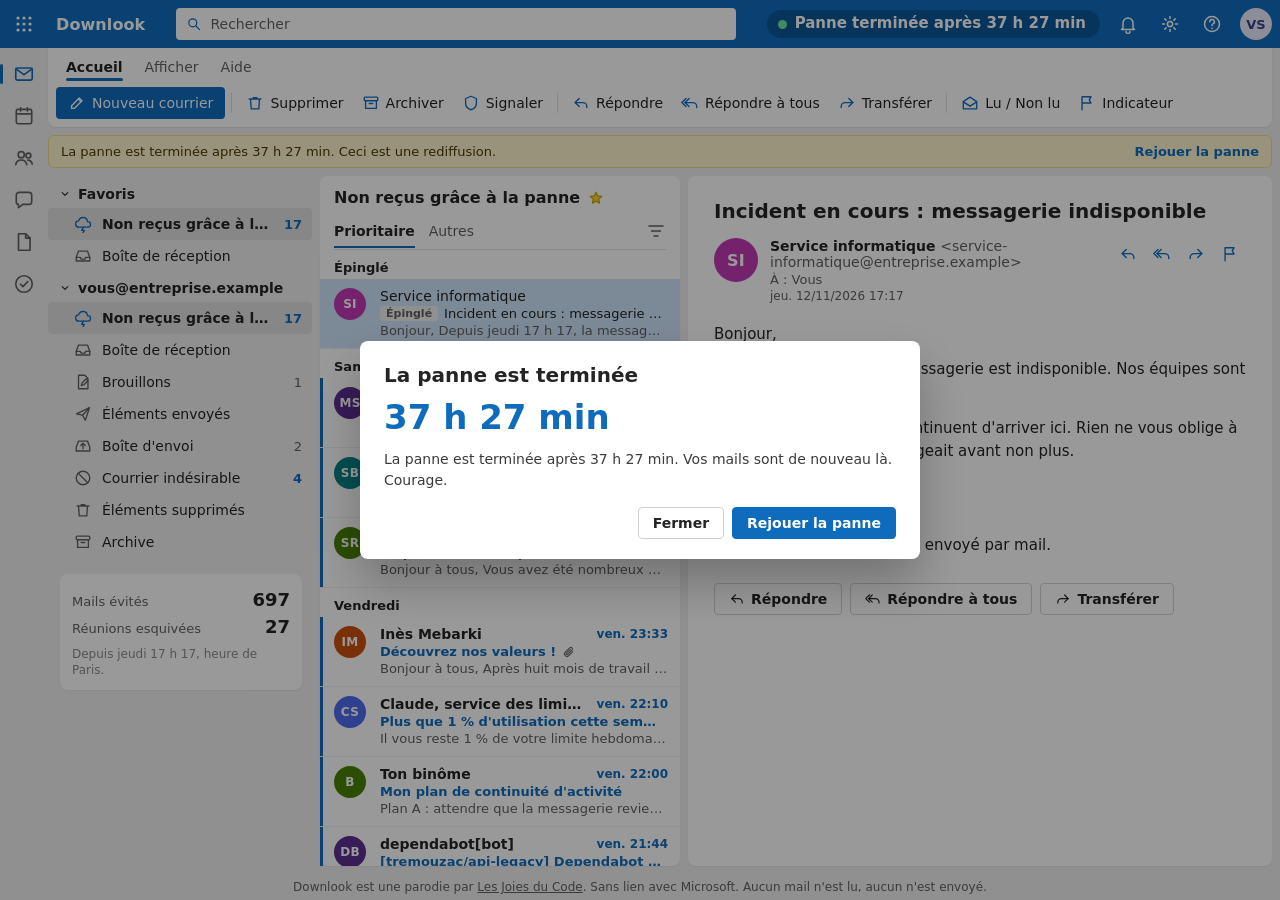
<file: index.html>
<!doctype html>
<html lang="fr">
<head>
<meta charset="utf-8">
<meta name="viewport" content="width=device-width, initial-scale=1, viewport-fit=cover">
<title>Courrier - Downlook</title>
<meta name="description" content="Depuis jeudi 17 h 17, la messagerie est en panne. Downlook rassemble tous les mails que vous n'avez pas reçus. Ils continuent d'arriver. Enfin, de ne pas arriver. Une parodie des Joies du Code.">
<meta name="theme-color" content="#0f6cbd">
<link rel="icon" href="favicon.svg" type="image/svg+xml">
<link rel="icon" href="favicon-32.png" sizes="32x32" type="image/png">
<link rel="apple-touch-icon" href="apple-touch-icon.png">
<link rel="canonical" href="https://lesjoiesducode.github.io/downlook/">
<meta property="og:type" content="website">
<meta property="og:site_name" content="Les Joies du Code">
<meta property="og:locale" content="fr_FR">
<meta property="og:url" content="https://lesjoiesducode.github.io/downlook/">
<meta property="og:title" content="Downlook : tous les mails que la panne vous a épargnés">
<meta property="og:description" content="Le petit point rapide, la MEP du vendredi, le &quot;ça marche pas&quot;. Ils ne sont jamais arrivés. Ils continuent de ne pas arriver.">
<meta property="og:image" content="https://lesjoiesducode.github.io/downlook/og-image.jpg">
<meta property="og:image:type" content="image/jpeg">
<meta property="og:image:width" content="1200">
<meta property="og:image:height" content="675">
<meta property="og:image:alt" content="Downlook, une parodie de webmail par Les Joies du Code">
<meta name="twitter:card" content="summary_large_image">
<meta name="twitter:title" content="Downlook : tous les mails que la panne vous a épargnés">
<meta name="twitter:description" content="Le petit point rapide, la MEP du vendredi, le &quot;ça marche pas&quot;. Ils ne sont jamais arrivés. Ils continuent de ne pas arriver.">
<meta name="twitter:image" content="https://lesjoiesducode.github.io/downlook/og-image.jpg">
<meta name="twitter:image:alt" content="Downlook, une parodie de webmail par Les Joies du Code">
<link rel="stylesheet" href="css/style.css?v=8">
</head>
<body>
<header class="topbar">
  <button class="menu-btn" id="menuBtn" aria-label="Dossiers"><i data-i="menu"></i></button>
  <button class="waffle" data-toast="apps" aria-label="Applications"><i data-i="dots"></i></button>
  <div class="brandname">Downlook</div>
  <button class="search" data-toast="search"><i data-i="search"></i><span>Rechercher</span></button>
  <div class="top-right">
    <div class="outage" id="outage" title="Durée de la panne"><span class="dot"></span><span class="o-txt"><span id="outageText">Panne en cours</span><span class="o-note" id="outageNote" hidden></span></span></div>
    <button class="tb-ico" data-toast="bell" aria-label="Notifications"><i data-i="bell"></i></button>
    <button class="tb-ico" data-toast="settings" aria-label="Paramètres"><i data-i="gear"></i></button>
    <button class="tb-ico" data-toast="help" aria-label="Aide"><i data-i="help"></i></button>
    <div class="me" aria-hidden="true">VS</div>
  </div>
</header>

<div class="shell">
  <nav class="rail" aria-label="Applications">
    <button class="on" aria-label="Courrier"><i data-i="mail"></i></button>
    <button data-toast="calendar" aria-label="Calendrier"><i data-i="calendar"></i></button>
    <button data-toast="people" aria-label="Contacts"><i data-i="people"></i></button>
    <button data-toast="chat" aria-label="Messagerie instantanée"><i data-i="chat"></i></button>
    <button data-toast="files" aria-label="Fichiers"><i data-i="file"></i></button>
    <button data-toast="todo" aria-label="Tâches"><i data-i="check"></i></button>
  </nav>

  <div class="main">
    <div class="ribbon">
      <div class="tabs">
        <button class="on">Accueil</button>
        <button data-toast="view">Afficher</button>
        <button data-toast="help">Aide</button>
      </div>
      <div class="cmds">
        <button class="cmd primary" data-act="new"><i data-i="compose"></i>Nouveau courrier</button>
        <span class="sep"></span>
        <button class="cmd" data-act="delete"><i data-i="trash"></i>Supprimer</button>
        <button class="cmd" data-act="archive"><i data-i="archive"></i>Archiver</button>
        <button class="cmd" data-act="report"><i data-i="shield"></i>Signaler</button>
        <span class="sep"></span>
        <button class="cmd" data-act="reply"><i data-i="reply"></i>Répondre</button>
        <button class="cmd" data-act="replyall"><i data-i="replyall"></i>Répondre à tous</button>
        <button class="cmd" data-act="forward"><i data-i="forward"></i>Transférer</button>
        <span class="sep"></span>
        <button class="cmd" data-act="read"><i data-i="envopen"></i>Lu / Non lu</button>
        <button class="cmd" data-act="flag"><i data-i="flag"></i>Indicateur</button>
      </div>
    </div>

    <div class="info-bar" id="infoBar"><span id="infoText"></span><button id="infoReplay">Rejouer la panne</button></div>

    <div class="panes">
      <aside class="folders" id="folders">
        <div class="f-head"><i data-i="chev"></i>Favoris</div>
        <div id="favs"></div>
        <div class="f-head"><i data-i="chev"></i>vous@entreprise.example</div>
        <div id="flist"></div>
        <div class="stats">
          <div class="row"><span>Mails évités</span><b id="statMails">0</b></div>
          <div class="row"><span>Réunions esquivées</span><b id="statMeet">0</b></div>
          <div class="hint">Depuis jeudi 17 h 17, heure de Paris.</div>
        </div>
        <div class="mob-foot">Downlook est une parodie par <a href="https://lesjoiesducode.fr/?utm_source=downlook&amp;utm_medium=parodie&amp;utm_campaign=panne-outlook" target="_blank" rel="noopener">Les Joies du Code</a>. Aucun mail n'est lu ni envoyé.</div>
      </aside>

      <section class="list" aria-label="Liste des messages">
        <div class="l-head">
          <div class="l-title"><span id="listTitle">Non reçus grâce à la panne</span><i data-i="star"></i></div>
          <div class="l-tabs">
            <button class="on" id="tabFocus">Prioritaire</button>
            <button id="tabOther">Autres</button>
            <button class="filter" data-toast="filter" aria-label="Filtrer"><i data-i="filter"></i></button>
          </div>
        </div>
        <div class="l-stats" id="lStats"></div>
        <div class="items" id="items"></div>
      </section>

      <section class="read" id="read" aria-label="Volet de lecture"></section>
    </div>
  </div>
</div>

<footer class="footer">Downlook est une parodie par <a href="https://lesjoiesducode.fr/?utm_source=downlook&amp;utm_medium=parodie&amp;utm_campaign=panne-outlook" target="_blank" rel="noopener">Les Joies du Code</a>. Sans lien avec Microsoft. Aucun mail n'est lu, aucun n'est envoyé.</footer>

<div class="compose" id="compose" role="dialog" aria-label="Rédaction d'un message">
  <div class="cmp-head"><span id="cmpTitle">Nouveau message</span><button id="cmpClose" aria-label="Fermer"><i data-i="decline"></i></button></div>
  <div class="cmp-bar"><button class="btn primary" id="cmpSend"><i data-i="send"></i>Envoyer</button><button class="btn" id="cmpDiscard"><i data-i="trash"></i>Ignorer</button></div>
  <div class="cmp-line"><span>À</span><div class="cmp-field" id="cmpTo" contenteditable="plaintext-only" role="textbox" aria-label="À" spellcheck="false" autocapitalize="off"></div></div>
  <div class="cmp-line"><span>Objet</span><div class="cmp-field" id="cmpSubject" contenteditable="plaintext-only" role="textbox" aria-label="Objet"></div></div>
  <div class="cmp-body" id="cmpBody" contenteditable="true" role="textbox" aria-multiline="true" aria-label="Corps du message"></div>
</div>
<button class="fab" data-act="new" aria-label="Nouveau courrier"><i data-i="compose"></i>Nouveau courrier</button>
<div class="scrim" id="scrim"></div>
<div class="toasts" id="toasts" aria-live="polite"></div>

<div class="modal" id="endModal" role="dialog" aria-modal="true" aria-labelledby="endTitle">
  <div class="dialog">
    <h2 id="endTitle">La panne est terminée</h2>
    <div class="end-big" id="endDur"></div>
    <p>La panne est terminée après <span id="endDur2"></span>. Vos mails sont de nouveau là. Courage.</p>
    <div class="acts">
      <button class="btn" id="endClose">Fermer</button>
      <button class="btn primary" id="endReplay">Rejouer la panne</button>
    </div>
  </div>
</div>

<div class="modal" id="capModal" role="dialog" aria-modal="true" aria-labelledby="fwdSubject">
  <div class="dialog cap">
    <div class="fwd-head"><i data-i="forward"></i><h2 id="fwdSubject">TR:</h2><button class="x" id="capClose" aria-label="Fermer"><i data-i="decline"></i></button></div>
    <div class="fwd-line"><span>De</span>Vous</div>
    <div class="fwd-line"><span>À</span>Un collègue qui ne l'a pas reçu non plus</div>
    <img id="capImg" alt="Aperçu du mail transféré">
    <div class="acts">
      <button class="btn" id="capCopy" hidden><i data-i="image"></i>Copier l'image</button>
      <a class="btn" id="capDl" download="downlook.png" href="#"><i data-i="download"></i>Télécharger</a>
      <button class="btn" id="capShare" hidden><i data-i="share"></i>Partager</button>
      <a class="btn" id="fwdLinkedin" href="#" target="_blank" rel="noopener">LinkedIn</a>
      <a class="btn" id="fwdX" href="#" target="_blank" rel="noopener">X</a>
      <button class="btn primary" id="fwdLink" hidden><i data-i="link"></i>Copier le lien</button>
    </div>
  </div>
</div>

<script src="js/mails-special.js?v=8"></script>
<script src="js/mails-extra.js?v=2"></script>
<script src="js/app.js?v=10"></script>
<!-- Cloudflare Web Analytics --><script type='module' src='https://static.cloudflareinsights.com/beacon.min.js' data-cf-beacon='{"token": "f3c1c09305124aa38edf57edc2dbdf3a"}'></script><!-- End Cloudflare Web Analytics -->
</body>
</html>
</file>
<file: css/style.css>
/* Downlook : faux webmail parodique. Icônes et visuels maison, aucun asset Microsoft. */
:root {
  --brand: #0f6cbd;
  --brand-dark: #115ea3;
  --brand-light: #ebf3fc;
  --sel: #cfe4fa;
  --bg: #f0f0f0;
  --pane: #ffffff;
  --text: #242424;
  --muted: #616161;
  --faint: #8a8a8a;
  --line: #e0e0e0;
  --hover: #f5f5f5;
  --red: #c50f1f;
  --gold: #a76a00;
  --gold-bg: #fff4ce;
  --font: "Segoe UI", "Segoe UI Web (West European)", system-ui, -apple-system, BlinkMacSystemFont, Roboto, "Helvetica Neue", Arial, sans-serif;
}
* { box-sizing: border-box; }
html, body { height: 100%; margin: 0; }
body {
  font-family: var(--font); font-size: 14px; color: var(--text); background: var(--bg);
  overflow: hidden; -webkit-font-smoothing: antialiased; -webkit-tap-highlight-color: transparent;
}
button { font: inherit; color: inherit; background: none; border: 0; cursor: pointer; padding: 0; }
a { color: var(--brand); }
svg { display: block; flex: none; }
.ico { width: 20px; height: 20px; fill: none; stroke: currentColor; stroke-width: 1.5; stroke-linecap: round; stroke-linejoin: round; }

/* ---------- Barre du haut ---------- */
.topbar {
  height: 48px; background: var(--brand); color: #fff; display: flex; align-items: center;
  padding: 0 8px 0 0; gap: 8px; position: relative; z-index: 5;
}
.topbar .waffle { width: 48px; height: 48px; display: grid; place-items: center; }
.topbar .waffle:hover, .topbar .tb-ico:hover { background: var(--brand-dark); }
.brandname { font-size: 16px; font-weight: 600; letter-spacing: .1px; padding-right: 12px; white-space: nowrap; }
.menu-btn { display: none; width: 44px; height: 48px; place-items: center; }
.search {
  flex: 1; max-width: 560px; margin: 0 auto; height: 32px; border-radius: 4px; background: #fff;
  color: var(--muted); display: flex; align-items: center; gap: 8px; padding: 0 10px; text-align: left;
}
.search .ico { width: 16px; height: 16px; color: var(--brand); }
.top-right { display: flex; align-items: center; gap: 2px; margin-left: auto; }
.outage {
  display: flex; align-items: center; gap: 8px; background: rgba(0,0,0,.2); border-radius: 16px;
  padding: 5px 14px 5px 11px; font-size: 15px; font-weight: 600; white-space: nowrap; margin-right: 6px; font-variant-numeric: tabular-nums;
}
.outage .dot { width: 9px; height: 9px; border-radius: 50%; background: #ff6b6b; box-shadow: 0 0 0 0 rgba(255,107,107,.7); animation: pulse 2s infinite; }
.outage .sm { display: none; }
.outage .o-txt { display: flex; flex-direction: column; line-height: 1.15; }
.outage .o-note { font-size: 11.5px; font-weight: 400; color: rgba(255,255,255,.82); letter-spacing: .1px; }
.outage.has-note { padding-top: 4px; padding-bottom: 4px; border-radius: 12px; }
.outage.ended .dot { background: #6ee7a0; animation: none; }
@keyframes pulse { 0% { box-shadow: 0 0 0 0 rgba(255,107,107,.7); } 70% { box-shadow: 0 0 0 7px rgba(255,107,107,0); } 100% { box-shadow: 0 0 0 0 rgba(255,107,107,0); } }
.tb-ico { width: 40px; height: 48px; display: grid; place-items: center; }
.me {
  width: 32px; height: 32px; border-radius: 50%; background: #e8ebfa; color: #3d3d8f; font-weight: 600;
  font-size: 13px; display: grid; place-items: center; margin-left: 6px;
}

/* ---------- Corps ---------- */
.shell { display: flex; height: calc(100% - 48px - 26px); }
.rail { width: 48px; display: flex; flex-direction: column; align-items: center; padding-top: 6px; gap: 2px; }
.rail button { width: 40px; height: 40px; border-radius: 6px; display: grid; place-items: center; color: var(--muted); position: relative; }
.rail button:hover { background: #e6e6e6; }
.rail button.on { color: var(--brand); }
.rail button.on::before { content: ""; position: absolute; left: -4px; top: 10px; bottom: 10px; width: 3px; border-radius: 2px; background: var(--brand); }
.rail .ico { width: 22px; height: 22px; }
.main { flex: 1; display: flex; flex-direction: column; min-width: 0; padding: 0 8px 8px 0; }

/* Ruban */
.ribbon { background: var(--pane); border-radius: 0 0 8px 8px; box-shadow: 0 1px 2px rgba(0,0,0,.08); margin-bottom: 8px; }
.tabs { display: flex; gap: 2px; padding: 4px 8px 0; }
.tabs button { padding: 7px 10px 8px; font-size: 14px; color: var(--muted); position: relative; border-radius: 4px; }
.tabs button.on { color: var(--text); font-weight: 600; }
.tabs button.on::after { content: ""; position: absolute; left: 10px; right: 10px; bottom: 2px; height: 3px; border-radius: 2px; background: var(--brand); }
.tabs button:hover { background: var(--hover); }
.cmds { display: flex; align-items: center; gap: 2px; padding: 4px 8px 8px; overflow: hidden; }
.cmd { display: flex; align-items: center; gap: 6px; height: 32px; padding: 0 8px; border-radius: 4px; white-space: nowrap; }
.cmd:hover { background: var(--hover); }
.cmd .ico { width: 18px; height: 18px; color: var(--brand); }
.cmd.primary { background: var(--brand); color: #fff; padding: 0 12px; }
.cmd.primary .ico { color: #fff; }
.cmd.primary:hover { background: var(--brand-dark); }
.cmd.accent { color: var(--brand); font-weight: 600; border: 1px solid #b4d6fa; }
.sep { width: 1px; height: 20px; background: var(--line); margin: 0 4px; flex: none; }

.info-bar {
  display: none; background: #fff4ce; border: 1px solid #f2d68b; color: #4d3800; border-radius: 6px;
  padding: 8px 12px; margin-bottom: 8px; font-size: 13px; align-items: center; gap: 10px;
}
.info-bar.show { display: flex; }
.info-bar button { color: var(--brand); font-weight: 600; margin-left: auto; }

.panes { flex: 1; display: flex; gap: 8px; min-height: 0; }

/* Volet des dossiers */
.folders { width: 264px; flex: none; overflow-y: auto; padding: 2px 0 8px; }
.f-head { display: flex; align-items: center; gap: 6px; padding: 8px 10px 6px; font-weight: 600; font-size: 14px; }
.f-head .ico { width: 14px; height: 14px; }
.folder {
  width: 100%; display: flex; align-items: center; gap: 10px; padding: 0 10px 0 26px; height: 32px;
  border-radius: 4px; text-align: left; font-size: 14px;
}
.folder .ico { width: 18px; height: 18px; color: var(--muted); }
.folder:hover { background: #e6e6e6; }
.folder.on { background: #e1e1e1; font-weight: 600; }
.folder.on .ico { color: var(--brand); }
.folder .name { flex: 1; overflow: hidden; text-overflow: ellipsis; white-space: nowrap; }
.folder .count { color: var(--brand); font-weight: 600; font-size: 13px; }
.folder .count.grey { color: var(--muted); font-weight: 400; }
.stats { margin: 16px 10px 0 12px; padding: 12px; background: var(--pane); border-radius: 8px; box-shadow: 0 1px 2px rgba(0,0,0,.06); }
.stats .row { display: flex; justify-content: space-between; align-items: baseline; padding: 3px 0; font-size: 13px; color: var(--muted); }
.stats .row b { font-size: 18px; color: var(--text); font-variant-numeric: tabular-nums; }
.stats .hint { font-size: 12px; color: var(--faint); margin-top: 6px; line-height: 1.35; }

/* Liste des messages */
.list { width: 360px; flex: none; background: var(--pane); border-radius: 8px; display: flex; flex-direction: column; min-height: 0; box-shadow: 0 1px 2px rgba(0,0,0,.06); }
.l-head { padding: 12px 14px 0; }
.l-title { display: flex; align-items: center; gap: 8px; font-size: 16px; font-weight: 600; }
.l-title .ico { width: 16px; height: 16px; color: #c9a100; fill: #ffd335; stroke: #c9a100; }
.l-tabs { display: flex; align-items: center; gap: 14px; margin-top: 8px; border-bottom: 1px solid var(--line); }
.l-tabs button { padding: 6px 0 8px; font-size: 14px; color: var(--muted); position: relative; }
.l-tabs button.on { color: var(--text); font-weight: 600; }
.l-tabs button.on::after { content: ""; position: absolute; left: 0; right: 0; bottom: -1px; height: 2px; background: var(--brand); }
.l-tabs .filter { margin-left: auto; color: var(--muted); }
.l-stats { display: none; font-size: 12px; color: var(--muted); padding: 6px 14px 0; }
.items { flex: 1; overflow-y: auto; overscroll-behavior: contain; }
.grp { padding: 10px 14px 4px; font-size: 13px; font-weight: 600; color: var(--text); display: flex; align-items: center; gap: 6px; }
.item {
  display: grid; grid-template-columns: 36px 1fr auto; gap: 2px 10px; padding: 9px 12px 10px 14px; position: relative;
  border-bottom: 1px solid #f0f0f0; cursor: pointer; width: 100%; text-align: left;
}
.item:hover { background: var(--hover); }
.item.sel { background: var(--sel); }
.item.unread::before { content: ""; position: absolute; left: 0; top: 0; bottom: 0; width: 3px; background: var(--brand); }
.item .av { grid-row: 1 / span 3; }
.item .from { font-size: 14px; overflow: hidden; white-space: nowrap; text-overflow: ellipsis; }
.item.unread .from { font-weight: 600; }
.item .time { font-size: 12px; color: var(--muted); white-space: nowrap; align-self: center; }
.item.unread .time { color: var(--brand); font-weight: 600; }
.item .subj { grid-column: 2 / span 2; font-size: 13px; overflow: hidden; white-space: nowrap; text-overflow: ellipsis; display: flex; gap: 6px; align-items: center; }
.item.unread .subj { color: var(--brand); font-weight: 600; }
.item .subj .s { overflow: hidden; text-overflow: ellipsis; }
.item .prev { grid-column: 2 / span 2; font-size: 13px; color: var(--muted); overflow: hidden; white-space: nowrap; text-overflow: ellipsis; }
.item .marks { display: inline-flex; gap: 4px; align-items: center; flex: none; }
.item .marks .ico { width: 14px; height: 14px; color: var(--muted); }
.hacts { position: absolute; right: 6px; top: 6px; display: none; gap: 1px; background: inherit; border-radius: 4px; }
.item:hover .hacts { display: flex; }
.hacts button { width: 26px; height: 26px; border-radius: 4px; display: grid; place-items: center; color: var(--muted); }
.hacts button:hover { background: #e6e6e6; color: var(--brand); }
.hacts button[data-hact="delete"]:hover { color: var(--red); }
.hacts button.on { color: #c50f1f; }
.hacts .ico { width: 15px; height: 15px; }
.item.flagged { background: #fdf6f6; }
.item.flagged.sel { background: var(--sel); }
.item .marks .flagged { color: #c50f1f; fill: #f4b9bf; }
.badge.pend { background: #fff4ce; color: #8a5a00; }
.banner.flag { background: #fdf3f4; color: #8a1520; }
.banner.pend { background: #fff4ce; color: #4d3800; }
.r-acts button.on, .r-mobacts button.on { color: #c50f1f; }
.r-mobacts { display: none; }
.item .del { position: absolute; right: 8px; top: 7px; width: 28px; height: 28px; border-radius: 4px; display: none; place-items: center; color: var(--muted); background: inherit; }
.item:hover .del { display: grid; }
.item:hover .time { visibility: hidden; }
.item .del:hover { background: #e6e6e6; color: var(--red); }
.item .del .ico { width: 16px; height: 16px; }
.toast.undo { align-items: center; }
.undo-btn { color: var(--brand); font-weight: 600; padding: 4px 8px; border-radius: 4px; flex: none; }
.undo-btn:hover { background: var(--brand-light); }
.imp { color: var(--red); font-weight: 700; flex: none; }
.badge { font-size: 11px; font-weight: 600; padding: 1px 6px; border-radius: 3px; flex: none; }
.badge.rare { background: var(--gold-bg); color: var(--gold); border: 1px solid #f2d68b; }
.badge.inv { background: var(--brand-light); color: var(--brand); }
.badge.pin { background: #f0f0f0; color: var(--muted); }
.item.arrive { animation: arrive .45s ease-out; }
@keyframes arrive { from { opacity: 0; transform: translateY(-14px); background: #e8f2fd; } to { opacity: 1; transform: none; } }
.item.leaving { animation: leave 1.4s ease-in forwards; pointer-events: none; }
.item .fate { display: none; }
.item.leaving .fate { display: block; position: absolute; inset: 0; background: rgba(255,255,255,.92); color: var(--red); font-weight: 600; font-size: 13px; display: flex; align-items: center; justify-content: center; gap: 6px; }
@keyframes leave { 0% { opacity: 1; } 55% { opacity: 1; transform: none; max-height: 90px; } 100% { opacity: 0; transform: translateX(60%) rotate(4deg); max-height: 0; padding: 0; } }
.empty { padding: 48px 24px; text-align: center; color: var(--muted); }
.empty .big { font-size: 16px; color: var(--text); font-weight: 600; margin: 14px 0 6px; }
.empty svg { margin: 0 auto; width: 96px; height: 96px; }

/* Pastilles à initiales */
.av { width: 32px; height: 32px; border-radius: 50%; color: #fff; font-size: 12px; font-weight: 600; display: grid; place-items: center; letter-spacing: .3px; }
.av.lg { width: 44px; height: 44px; font-size: 16px; }

/* Volet de lecture */
.read { flex: 1; min-width: 0; background: var(--pane); border-radius: 8px; overflow-y: auto; box-shadow: 0 1px 2px rgba(0,0,0,.06); position: relative; }
.r-mobilebar { display: none; }
.r-inner { padding: 18px 26px 40px; max-width: 980px; }
.r-subject { font-size: 20px; font-weight: 600; margin: 4px 0 14px; line-height: 1.3; display: flex; gap: 10px; align-items: flex-start; }
.r-subject .badge { margin-top: 4px; }
.r-card { border-radius: 8px; }
.r-from { display: flex; gap: 12px; align-items: flex-start; }
.r-from .who { flex: 1; min-width: 0; }
.r-from .name { font-weight: 600; font-size: 14px; }
.r-from .addr { color: var(--muted); font-weight: 400; }
.r-from .to { color: var(--muted); font-size: 13px; margin-top: 2px; }
.r-from .date { color: var(--muted); font-size: 12px; margin-top: 2px; }
.r-acts { display: flex; gap: 2px; flex: none; }
.r-acts button { width: 32px; height: 32px; border-radius: 4px; display: grid; place-items: center; color: var(--brand); }
.r-acts button:hover { background: var(--hover); }
.r-acts .ico { width: 18px; height: 18px; }
.banner { margin: 14px 0 0; padding: 8px 12px; border-radius: 4px; font-size: 13px; display: flex; gap: 8px; align-items: center; }
.banner.rare { background: var(--gold-bg); color: #4d3800; border: 1px solid #f2d68b; }
.banner.imp { background: #fdf3f4; color: #8a1520; }
.banner.ghost { background: #fdf3f4; color: #8a1520; }
.atts { display: flex; flex-wrap: wrap; gap: 8px; margin-top: 14px; }
.att { display: flex; align-items: center; gap: 8px; border: 1px solid var(--line); border-radius: 4px; padding: 6px 10px; font-size: 13px; max-width: 100%; }
.att .ico { color: var(--muted); width: 18px; height: 18px; }
.att span { overflow: hidden; text-overflow: ellipsis; white-space: nowrap; }
.r-body { margin-top: 20px; font-size: 15px; line-height: 1.55; max-width: 700px; overflow-wrap: anywhere; }
.r-body p { margin: 0 0 12px; }
.r-body a { word-break: break-word; }
.meme { margin: 6px 0 12px; max-width: 520px; }
.meme img { width: 100%; height: auto; border-radius: 4px; border: 1px solid var(--line); display: block; background: #f5f5f5; min-height: 120px; }
.meme .cap { font-size: 12px; color: var(--muted); margin-top: 6px; }
.tag { margin-top: 18px; padding: 10px 12px; background: #f5f5f5; border-left: 3px solid #c8c8c8; color: var(--muted); font-size: 13px; font-style: italic; max-width: 700px; }
.r-foot { margin-top: 26px; display: flex; gap: 8px; flex-wrap: wrap; }
.btn { height: 32px; padding: 0 14px; border-radius: 4px; border: 1px solid #d1d1d1; background: #fff; display: inline-flex; align-items: center; gap: 6px; font-weight: 600; font-size: 14px; }
.btn:hover { background: var(--hover); }
.btn .ico { width: 16px; height: 16px; }
.btn.primary { background: var(--brand); color: #fff; border-color: var(--brand); }
.btn.primary:hover { background: var(--brand-dark); }
.status-line { margin-top: 18px; font-size: 12px; color: var(--faint); }

/* Invitation */
.invite { margin-top: 16px; border: 1px solid var(--line); border-radius: 8px; overflow: hidden; max-width: 700px; }
.invite .i-top { display: flex; gap: 14px; padding: 14px 16px; align-items: flex-start; }
.invite .cal { width: 46px; flex: none; border-radius: 6px; overflow: hidden; text-align: center; border: 1px solid var(--line); }
.invite .cal .m { background: var(--brand); color: #fff; font-size: 11px; font-weight: 600; padding: 2px 0; text-transform: uppercase; }
.invite .cal .d { font-size: 20px; font-weight: 600; padding: 2px 0 4px; }
.invite .i-title { font-weight: 600; font-size: 15px; }
.invite .i-meta { color: var(--muted); font-size: 13px; margin-top: 3px; line-height: 1.45; }
.invite .i-btns { display: flex; gap: 8px; padding: 10px 16px 14px; position: relative; min-height: 56px; flex-wrap: wrap; }
.invite .i-btns .btn { font-weight: 600; }
.btn.accept .ico { color: #107c10; }
.btn.tent .ico { color: #8a8886; }
.btn.decline .ico { color: var(--red); }
.btn.flee { transition: transform .18s ease-out; position: relative; z-index: 2; }
.invite.ghosted { opacity: .55; filter: grayscale(1); }

/* Notifications */
.toasts { position: fixed; right: 16px; bottom: 40px; display: flex; flex-direction: column; gap: 8px; z-index: 40; pointer-events: none; }
.toast {
  pointer-events: auto; background: #fff; border-radius: 8px; box-shadow: 0 8px 24px rgba(0,0,0,.18), 0 0 2px rgba(0,0,0,.2);
  width: 340px; max-width: calc(100vw - 32px); padding: 12px 14px; display: flex; gap: 10px; align-items: flex-start; animation: tin .25s ease-out;
}
.toast.msg { cursor: pointer; }
.toast .t-body { min-width: 0; flex: 1; }
.toast .t-title { font-weight: 600; font-size: 13px; overflow: hidden; text-overflow: ellipsis; white-space: nowrap; }
.toast .t-text { font-size: 13px; color: var(--muted); overflow: hidden; text-overflow: ellipsis; display: -webkit-box; -webkit-line-clamp: 2; -webkit-box-orient: vertical; }
.toast.out { animation: tout .25s ease-in forwards; }
@keyframes tin { from { opacity: 0; transform: translateY(10px); } to { opacity: 1; transform: none; } }
@keyframes tout { to { opacity: 0; transform: translateY(10px); } }

/* Bas de page */
.footer { height: 26px; line-height: 26px; text-align: center; font-size: 12px; color: var(--muted); padding: 0 12px; white-space: nowrap; overflow: hidden; }
.footer a { color: var(--muted); }
.footer, .mob-foot { text-overflow: ellipsis; }

/* Fenêtres modales */
.modal { position: fixed; inset: 0; background: rgba(0,0,0,.4); display: none; align-items: center; justify-content: center; z-index: 50; padding: 16px; }
.modal.show { display: flex; }
.dialog { background: #fff; border-radius: 8px; box-shadow: 0 24px 48px rgba(0,0,0,.25); max-width: 560px; width: 100%; max-height: calc(100% - 16px); overflow: auto; padding: 22px 24px 20px; }
.dialog h2 { margin: 0 0 10px; font-size: 20px; font-weight: 600; }
.dialog p { margin: 0 0 10px; line-height: 1.5; color: #3b3b3b; }
.dialog .acts { display: flex; gap: 8px; justify-content: flex-end; flex-wrap: wrap; margin-top: 16px; }
.dialog.cap { max-width: 640px; }
.fwd-head { display: flex; align-items: center; gap: 10px; margin-bottom: 10px; }
.fwd-head .ico { color: var(--brand); }
.fwd-head h2 { flex: 1; margin: 0; font-size: 18px; overflow: hidden; text-overflow: ellipsis; white-space: nowrap; }
.fwd-head .x { width: 32px; height: 32px; display: grid; place-items: center; border-radius: 4px; color: var(--muted); }
.fwd-head .x:hover { background: var(--hover); }
.fwd-line { display: flex; gap: 12px; padding: 7px 0; border-bottom: 1px solid var(--line); font-size: 14px; }
.fwd-line span { width: 26px; color: var(--muted); }
.dialog.cap .acts { justify-content: flex-start; }
.dialog.cap .acts a.btn { text-decoration: none; color: var(--text); }
.dialog.cap img { margin-top: 14px; }
.dialog.cap img { width: 100%; height: auto; border: 1px solid var(--line); border-radius: 4px; display: block; }
.end-big { font-size: 34px; font-weight: 700; color: var(--brand); margin: 6px 0 12px; font-variant-numeric: tabular-nums; }

.fab { display: none; }

/* Fenêtre de rédaction */
.compose {
  position: fixed; right: 16px; bottom: 34px; width: 560px; max-width: calc(100vw - 32px); height: 470px; max-height: calc(100vh - 100px);
  background: #fff; border-radius: 8px; box-shadow: 0 16px 40px rgba(0,0,0,.25), 0 0 2px rgba(0,0,0,.2); z-index: 48; display: none; flex-direction: column; overflow: hidden;
}
.compose.show { display: flex; }
.cmp-head { display: flex; align-items: center; justify-content: space-between; padding: 10px 12px 6px 16px; font-weight: 600; font-size: 15px; }
.cmp-head span { overflow: hidden; text-overflow: ellipsis; white-space: nowrap; }
.cmp-head button { width: 30px; height: 30px; border-radius: 4px; display: grid; place-items: center; color: var(--muted); flex: none; }
.cmp-bar { display: flex; gap: 8px; padding: 4px 16px 8px; }
.cmp-line { display: flex; align-items: center; gap: 10px; margin: 0 16px; border-bottom: 1px solid var(--line); min-height: 38px; }
.cmp-line span { color: var(--muted); width: 44px; flex: none; font-size: 14px; }
.cmp-field { flex: 1; outline: none; font-size: 14px; padding: 8px 0; white-space: nowrap; overflow: hidden; }
.cmp-body { flex: 1; overflow: auto; outline: none; padding: 12px 16px; font-size: 15px; line-height: 1.5; }
.cmp-body .quote { border-top: 1px solid var(--line); padding-top: 10px; color: var(--muted); font-size: 14px; }

/* Tiroir mobile */
.scrim { display: none; }

/* ---------- Mobile ---------- */
@media (max-width: 860px) {
  .rail, .ribbon, .top-right .tb-ico, .topbar .waffle { display: none; }
  .menu-btn { display: grid; }
  .brandname { padding-right: 4px; font-size: 17px; }
  .search { display: none; }
  .outage { font-size: 14px; padding: 5px 11px 5px 9px; margin-right: 0; }
  .outage .lg { display: none; }
  .outage .sm { display: inline; }
  .outage .o-note { font-size: 10.5px; }
  .topbar { overflow: hidden; }
  .me { width: 30px; height: 30px; margin-left: 4px; }
  .shell { height: calc(100% - 48px); }
  .main { padding: 0; }
  .panes { gap: 0; }
  .info-bar { margin: 6px 6px 0; }
  .folders {
    position: fixed; top: 0; left: 0; bottom: 0; width: 290px; max-width: 86vw; background: var(--bg); z-index: 30;
    transform: translateX(-102%); transition: transform .22s ease-out; padding-top: 10px; box-shadow: 0 0 30px rgba(0,0,0,.2);
  }
  body.drawer .folders { transform: none; }
  body.drawer .scrim { display: block; position: fixed; inset: 0; background: rgba(0,0,0,.35); z-index: 25; }
  .list { width: 100%; border-radius: 0; box-shadow: none; }
  .l-stats { display: block; }
  .read { position: fixed; inset: 0; z-index: 20; border-radius: 0; transform: translateX(100%); transition: transform .22s ease-out; visibility: hidden; }
  body.reading .read { transform: none; visibility: visible; }
  .r-mobilebar {
    display: flex; position: sticky; top: 0; height: 48px; background: var(--brand); color: #fff; align-items: center; z-index: 3; padding-right: 4px;
  }
  .item .del, .hacts { display: none !important; }
  .fab { display: flex; position: fixed; right: 16px; bottom: 20px; z-index: 15; align-items: center; gap: 8px; height: 48px; padding: 0 18px; border-radius: 24px; background: var(--brand); color: #fff; font-weight: 600; box-shadow: 0 6px 16px rgba(0,0,0,.25); }
  .fab .ico { width: 18px; height: 18px; }
  body.reading .fab, body.composing .fab, body.drawer .fab { display: none; }
  .r-mobacts { display: flex; gap: 6px; flex-wrap: wrap; margin: 12px 0 0; }
  .r-mobacts button { display: inline-flex; align-items: center; gap: 6px; height: 34px; padding: 0 12px; border: 1px solid #d1d1d1; border-radius: 17px; font-size: 14px; }
  .r-mobacts .ico { width: 16px; height: 16px; color: var(--brand); }
  .compose { inset: 0; width: auto; max-width: none; height: auto; max-height: none; border-radius: 0; right: 0; bottom: 0; }
  .r-mobilebar button { height: 48px; padding: 0 10px; display: flex; align-items: center; gap: 6px; font-size: 14px; }
  .r-mobilebar .back { padding: 0 6px 0 10px; }
  .r-mobilebar .sp { flex: 1; }
  .r-inner { padding: 14px 16px 60px; }
  .r-subject { font-size: 19px; }
  .r-acts { display: none; }
  .r-body { font-size: 15px; }
  .footer { display: none; }
  .toasts { left: 8px; right: 8px; top: 54px; bottom: auto; align-items: center; }
  .toast { width: 100%; }
  .stats { margin-top: 14px; }
  .folders .mob-foot { display: block; }
}
.mob-foot { display: none; margin: 18px 12px 0; font-size: 12px; color: var(--muted); line-height: 1.4; }
.mob-foot a { color: var(--muted); }

@media (prefers-reduced-motion: reduce) {
  *, *::before, *::after { animation: none !important; transition: none !important; }
  .item.leaving { display: none; }
}
</file>
